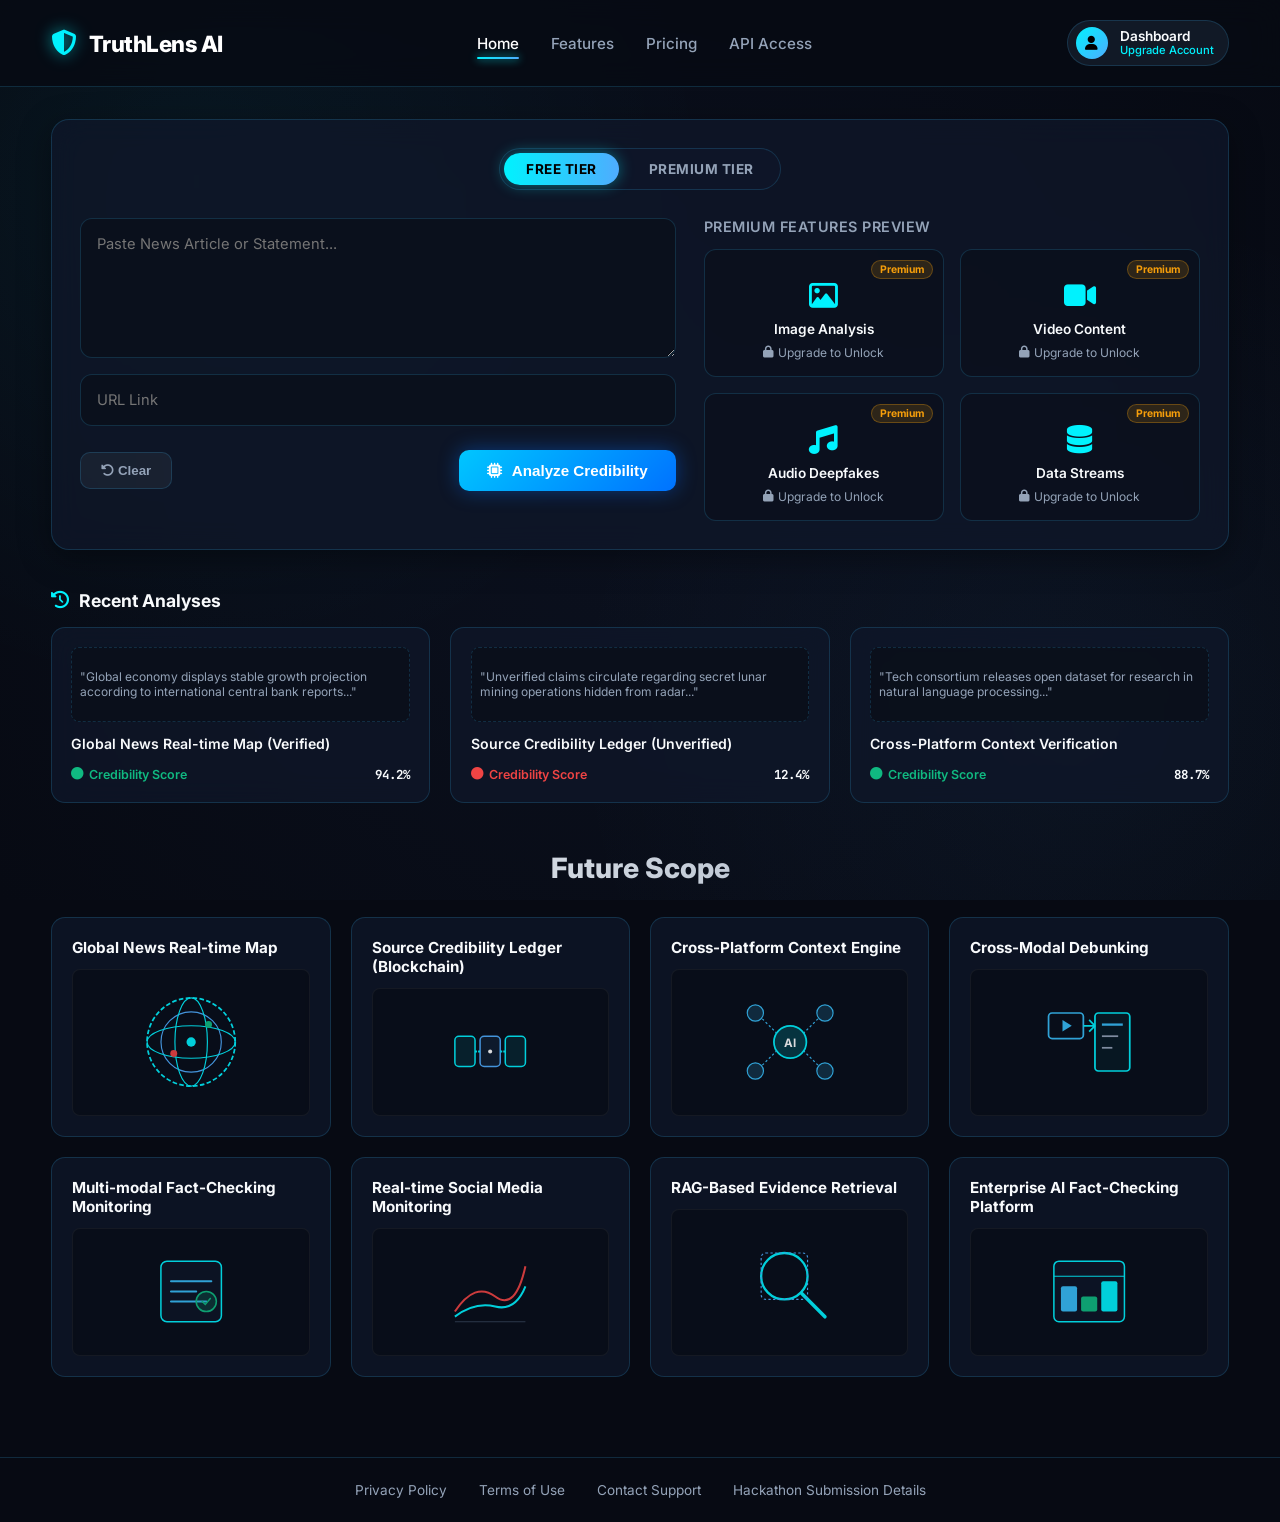
<file: index.html>
<!DOCTYPE html>
<html lang="en">
<head>
    <meta charset="UTF-8">
    <meta name="viewport" content="width=device-width, initial-scale=1.0">
    <title>TruthLens AI - Fake News & Credibility Detection Engine</title>
    <!-- Google Fonts -->
    <link rel="preconnect" href="https://fonts.googleapis.com">
    <link rel="preconnect" href="https://fonts.gstatic.com" crossorigin>
    <link href="https://fonts.googleapis.com/css2?family=Inter:wght@300;400;500;600;700;800&family=JetBrains+Mono:wght@400;500&display=swap" rel="stylesheet">
    <!-- FontAwesome 6.5.1 -->
    <link rel="stylesheet" href="https://cdnjs.cloudflare.com/ajax/libs/font-awesome/6.5.1/css/all.min.css">
    
    <style>
        :root {
            --bg-dark: #070a13;
            --bg-card: rgba(15, 23, 42, 0.75);
            --bg-card-hover: rgba(30, 41, 59, 0.85);
            --border-color: rgba(56, 189, 248, 0.18);
            --border-glow: rgba(0, 242, 254, 0.4);
            --primary-cyan: #00f2fe;
            --primary-blue: #4facfe;
            --accent-teal: #0ea5e9;
            --text-main: #f8fafc;
            --text-muted: #94a3b8;
            --real-green: #10b981;
            --real-green-glow: rgba(16, 185, 129, 0.3);
            --fake-red: #ef4444;
            --fake-red-glow: rgba(239, 68, 68, 0.3);
            --premium-gold: #f59e0b;
            --glass-blur: blur(14px);
        }

        * {
            box-sizing: border-box;
            margin: 0;
            padding: 0;
        }

        body {
            background-color: var(--bg-dark);
            background-image: 
                radial-gradient(circle at 15% 20%, rgba(0, 242, 254, 0.05) 0%, transparent 40%),
                radial-gradient(circle at 85% 80%, rgba(79, 172, 254, 0.05) 0%, transparent 40%),
                radial-gradient(circle at 50% 50%, rgba(15, 23, 42, 0.5) 0%, transparent 100%);
            background-attachment: fixed;
            color: var(--text-main);
            font-family: 'Inter', -apple-system, BlinkMacSystemFont, sans-serif;
            min-height: 100vh;
            display: flex;
            flex-direction: column;
            overflow-x: hidden;
        }

        /* --- NAVIGATION HEADER --- */
        .navbar {
            display: flex;
            justify-content: space-between;
            align-items: center;
            padding: 1.25rem 4%;
            background: rgba(7, 10, 19, 0.8);
            backdrop-filter: var(--glass-blur);
            border-bottom: 1px solid var(--border-color);
            position: sticky;
            top: 0;
            z-index: 100;
        }

        .brand-logo {
            display: flex;
            align-items: center;
            gap: 12px;
            font-size: 1.4rem;
            font-weight: 800;
            color: #fff;
            text-decoration: none;
            letter-spacing: -0.5px;
        }

        .brand-logo i {
            color: var(--primary-cyan);
            font-size: 1.6rem;
            filter: drop-shadow(0 0 8px rgba(0, 242, 254, 0.6));
        }

        .nav-links {
            display: flex;
            gap: 2rem;
            list-style: none;
        }

        .nav-links a {
            color: var(--text-muted);
            text-decoration: none;
            font-weight: 500;
            font-size: 0.95rem;
            transition: all 0.25s ease;
            position: relative;
            padding: 4px 0;
        }

        .nav-links a:hover, .nav-links a.active {
            color: #fff;
        }

        .nav-links a.active::after {
            content: '';
            position: absolute;
            bottom: -2px;
            left: 0;
            width: 100%;
            height: 2px;
            background: linear-gradient(90deg, var(--primary-cyan), var(--primary-blue));
            box-shadow: 0 0 8px var(--primary-cyan);
            border-radius: 2px;
        }

        .user-widget {
            display: flex;
            align-items: center;
            gap: 12px;
            background: rgba(30, 41, 59, 0.5);
            padding: 6px 14px 6px 8px;
            border-radius: 30px;
            border: 1px solid var(--border-color);
            cursor: pointer;
            transition: all 0.3s ease;
        }

        .user-widget:hover {
            border-color: var(--primary-cyan);
            box-shadow: 0 0 12px rgba(0, 242, 254, 0.2);
        }

        .avatar-icon {
            width: 32px;
            height: 32px;
            border-radius: 50%;
            background: linear-gradient(135deg, var(--primary-cyan), var(--primary-blue));
            display: flex;
            align-items: center;
            justify-content: center;
            color: #000;
            font-size: 0.9rem;
        }

        .user-info {
            display: flex;
            flex-direction: column;
            line-height: 1.2;
        }

        .user-name {
            font-size: 0.85rem;
            font-weight: 600;
            color: var(--text-main);
        }

        .user-badge {
            font-size: 0.7rem;
            color: var(--primary-cyan);
            font-weight: 500;
        }

        /* --- MAIN CONTAINER --- */
        .main-wrapper {
            max-width: 1280px;
            width: 92%;
            margin: 2rem auto;
            flex: 1;
        }

        .glass-card {
            background: var(--bg-card);
            backdrop-filter: var(--glass-blur);
            border: 1px solid var(--border-color);
            border-radius: 18px;
            padding: 1.75rem;
            box-shadow: 0 8px 32px 0 rgba(0, 0, 0, 0.37);
            margin-bottom: 2.5rem;
            position: relative;
            overflow: hidden;
        }

        /* --- TIER TOGGLE --- */
        .toggle-container {
            display: flex;
            justify-content: center;
            margin-bottom: 1.75rem;
        }

        .toggle-pill {
            display: inline-flex;
            align-items: center;
            background: rgba(15, 23, 42, 0.8);
            border: 1px solid var(--border-color);
            border-radius: 30px;
            padding: 4px;
            position: relative;
            gap: 8px;
        }

        .toggle-btn {
            padding: 8px 22px;
            border-radius: 25px;
            font-size: 0.85rem;
            font-weight: 700;
            letter-spacing: 0.5px;
            color: var(--text-muted);
            cursor: pointer;
            transition: all 0.3s ease;
            z-index: 2;
            user-select: none;
        }

        .toggle-btn.active {
            color: #000;
            background: linear-gradient(90deg, var(--primary-cyan), var(--primary-blue));
            box-shadow: 0 0 15px rgba(0, 242, 254, 0.4);
        }

        /* --- ANALYSIS SECTION GRID --- */
        .analysis-grid {
            display: grid;
            grid-template-columns: 1.2fr 1fr;
            gap: 1.75rem;
        }

        @media (max-width: 992px) {
            .analysis-grid { grid-template-columns: 1fr; }
        }

        .input-group-custom {
            display: flex;
            flex-direction: column;
            gap: 1rem;
        }

        .text-input-field, .url-input-field {
            width: 100%;
            background: rgba(11, 15, 25, 0.7);
            border: 1px solid var(--border-color);
            border-radius: 12px;
            color: var(--text-main);
            padding: 1rem;
            font-size: 0.92rem;
            font-family: inherit;
            transition: all 0.3s ease;
            outline: none;
        }

        .text-input-field {
            resize: vertical;
            min-height: 140px;
        }

        .text-input-field:focus, .url-input-field:focus {
            border-color: var(--primary-cyan);
            box-shadow: 0 0 15px rgba(0, 242, 254, 0.15);
        }

        .action-buttons {
            display: flex;
            justify-content: space-between;
            align-items: center;
            margin-top: 0.5rem;
        }

        .btn-clear {
            background: rgba(255, 255, 255, 0.05);
            border: 1px solid var(--border-color);
            color: var(--text-muted);
            padding: 10px 20px;
            border-radius: 10px;
            font-weight: 600;
            cursor: pointer;
            transition: all 0.25s ease;
        }

        .btn-clear:hover {
            background: rgba(255, 255, 255, 0.1);
            color: var(--text-main);
        }

        .btn-analyze {
            background: linear-gradient(135deg, #00c6ff, #0072ff);
            border: none;
            color: #fff;
            padding: 12px 28px;
            border-radius: 10px;
            font-weight: 700;
            font-size: 0.95rem;
            cursor: pointer;
            display: inline-flex;
            align-items: center;
            gap: 10px;
            transition: all 0.3s ease;
            box-shadow: 0 0 20px rgba(0, 114, 255, 0.4);
        }

        .btn-analyze:hover {
            transform: translateY(-2px);
            box-shadow: 0 0 25px rgba(0, 242, 254, 0.6);
        }

        /* --- PREMIUM PREVIEWS GRID --- */
        .preview-title-box {
            display: flex;
            justify-content: space-between;
            align-items: center;
            margin-bottom: 0.85rem;
        }

        .preview-title-box h4 {
            font-size: 0.9rem;
            color: var(--text-muted);
            font-weight: 600;
            text-transform: uppercase;
            letter-spacing: 0.5px;
        }

        .premium-cards-grid {
            display: grid;
            grid-template-columns: repeat(2, 1fr);
            gap: 1rem;
        }

        .premium-card {
            background: rgba(11, 15, 25, 0.6);
            border: 1px solid var(--border-color);
            border-radius: 12px;
            padding: 1rem;
            display: flex;
            flex-direction: column;
            align-items: center;
            text-align: center;
            position: relative;
            transition: all 0.3s ease;
        }

        .premium-card:hover {
            border-color: rgba(245, 158, 11, 0.4);
            transform: translateY(-2px);
        }

        .badge-premium {
            position: absolute;
            top: 10px;
            right: 10px;
            background: rgba(245, 158, 11, 0.15);
            color: var(--premium-gold);
            border: 1px solid rgba(245, 158, 11, 0.3);
            font-size: 0.65rem;
            font-weight: 700;
            padding: 2px 8px;
            border-radius: 10px;
        }

        .premium-icon-frame {
            font-size: 1.8rem;
            color: var(--primary-cyan);
            margin: 0.75rem 0 0.5rem;
        }

        .premium-card-name {
            font-size: 0.85rem;
            font-weight: 600;
            margin-bottom: 8px;
        }

        .unlock-link {
            font-size: 0.75rem;
            color: var(--text-muted);
            text-decoration: none;
            display: flex;
            align-items: center;
            gap: 4px;
            transition: color 0.2s ease;
        }

        .premium-card:hover .unlock-link {
            color: var(--primary-cyan);
        }

        /* --- SCANNER LOADER --- */
        .scanner-wrapper {
            display: none;
            flex-direction: column;
            align-items: center;
            justify-content: center;
            padding: 2.5rem;
            gap: 1rem;
        }

        .scan-spinner {
            width: 60px;
            height: 60px;
            border: 3px solid rgba(0, 242, 254, 0.1);
            border-top-color: var(--primary-cyan);
            border-radius: 50%;
            animation: spin 1s linear infinite;
            filter: drop-shadow(0 0 10px var(--primary-cyan));
        }

        @keyframes spin {
            to { transform: rotate(360deg); }
        }

        /* --- RESULTS SECTION --- */
        .results-container {
            display: none;
            margin-top: 1.5rem;
            padding-top: 1.5rem;
            border-top: 1px solid var(--border-color);
            animation: fadeIn 0.4s ease-in-out;
        }

        @keyframes fadeIn {
            from { opacity: 0; transform: translateY(10px); }
            to { opacity: 1; transform: translateY(0); }
        }

        .results-header {
            text-align: center;
            font-size: 1.1rem;
            font-weight: 700;
            margin-bottom: 1.5rem;
            color: var(--text-muted);
            text-transform: uppercase;
            letter-spacing: 1px;
        }

        .results-display {
            display: grid;
            grid-template-columns: 220px 1fr;
            gap: 2rem;
            align-items: center;
        }

        @media (max-width: 768px) {
            .results-display { grid-template-columns: 1fr; }
        }

        .score-circle-outer {
            width: 170px;
            height: 170px;
            border-radius: 50%;
            display: flex;
            flex-direction: column;
            align-items: center;
            justify-content: center;
            margin: 0 auto;
            position: relative;
            background: rgba(11, 15, 25, 0.8);
            transition: all 0.5s ease;
        }

        .score-val {
            font-size: 2.2rem;
            font-weight: 800;
            font-family: 'JetBrains Mono', monospace;
        }

        .status-badge {
            margin-top: 0.75rem;
            padding: 6px 18px;
            border-radius: 20px;
            font-size: 0.8rem;
            font-weight: 800;
            letter-spacing: 1px;
            text-transform: uppercase;
        }

        .status-badge.real {
            background: rgba(16, 185, 129, 0.15);
            color: var(--real-green);
            border: 1px solid var(--real-green);
            box-shadow: 0 0 12px var(--real-green-glow);
        }

        .status-badge.fake {
            background: rgba(239, 68, 68, 0.15);
            color: var(--fake-red);
            border: 1px solid var(--fake-red);
            box-shadow: 0 0 12px var(--fake-red-glow);
        }

        .breakdown-box h4 {
            font-size: 1.1rem;
            margin-bottom: 0.5rem;
        }

        .breakdown-box p {
            color: var(--text-muted);
            font-size: 0.9rem;
            line-height: 1.5;
            margin-bottom: 1rem;
        }

        .progress-bar-bg {
            width: 100%;
            height: 10px;
            background: rgba(255, 255, 255, 0.08);
            border-radius: 10px;
            overflow: hidden;
            margin-bottom: 0.5rem;
        }

        .progress-bar-fill {
            height: 100%;
            width: 0%;
            border-radius: 10px;
            transition: width 1s ease-in-out, background-color 0.5s ease;
        }

        /* --- RECENT ANALYSES SECTION --- */
        .section-header-title {
            font-size: 1.1rem;
            font-weight: 700;
            margin-bottom: 1rem;
            color: var(--text-main);
            display: flex;
            align-items: center;
            gap: 10px;
        }

        .recent-grid {
            display: grid;
            grid-template-columns: repeat(auto-fit, minmax(280px, 1fr));
            gap: 1.25rem;
            margin-bottom: 2.5rem;
        }

        .recent-card {
            background: var(--bg-card);
            backdrop-filter: var(--glass-blur);
            border: 1px solid var(--border-color);
            border-radius: 14px;
            padding: 1.2rem;
            transition: all 0.3s ease;
        }

        .recent-card:hover {
            border-color: var(--primary-cyan);
            transform: translateY(-3px);
            box-shadow: 0 6px 20px rgba(0, 242, 254, 0.1);
        }

        .recent-snippet-img {
            width: 100%;
            height: 75px;
            background: rgba(11, 15, 25, 0.8);
            border: 1px dashed var(--border-color);
            border-radius: 8px;
            margin-bottom: 0.85rem;
            display: flex;
            align-items: center;
            justify-content: center;
            color: var(--text-muted);
            font-size: 0.75rem;
            padding: 8px;
            overflow: hidden;
            text-overflow: ellipsis;
        }

        .recent-headline {
            font-size: 0.88rem;
            font-weight: 600;
            margin-bottom: 0.75rem;
            line-height: 1.3;
            display: -webkit-box;
            -webkit-line-clamp: 2;
            -webkit-box-orient: vertical;
            overflow: hidden;
        }

        .recent-footer {
            display: flex;
            justify-content: space-between;
            align-items: center;
            font-size: 0.78rem;
        }

        .cred-indicator {
            display: flex;
            align-items: center;
            gap: 6px;
            font-weight: 600;
        }

        .dot-real { color: var(--real-green); }
        .dot-fake { color: var(--fake-red); }

        /* --- FUTURE SCOPE GRID --- */
        .future-scope-section {
            margin-top: 3rem;
            margin-bottom: 3rem;
        }

        .section-main-title {
            text-align: center;
            font-size: 1.75rem;
            font-weight: 800;
            margin-bottom: 2rem;
            background: linear-gradient(90deg, #fff, var(--text-muted));
            -webkit-background-clip: text;
            -webkit-text-fill-color: transparent;
        }

        .future-grid {
            display: grid;
            grid-template-columns: repeat(4, 1fr);
            gap: 1.25rem;
        }

        @media (max-width: 1100px) {
            .future-grid { grid-template-columns: repeat(2, 1fr); }
        }

        @media (max-width: 600px) {
            .future-grid { grid-template-columns: 1fr; }
        }

        .future-card {
            background: var(--bg-card);
            backdrop-filter: var(--glass-blur);
            border: 1px solid var(--border-color);
            border-radius: 14px;
            padding: 1.25rem;
            display: flex;
            flex-direction: column;
            height: 220px;
            position: relative;
            overflow: hidden;
            transition: all 0.3s ease;
        }

        .future-card:hover {
            border-color: var(--primary-cyan);
            box-shadow: 0 8px 25px rgba(0, 242, 254, 0.15);
            transform: translateY(-4px);
        }

        .future-card-title {
            font-size: 0.95rem;
            font-weight: 700;
            margin-bottom: 0.75rem;
            z-index: 2;
        }

        .future-card-graphic {
            flex: 1;
            width: 100%;
            background: rgba(7, 10, 19, 0.6);
            border-radius: 8px;
            border: 1px solid rgba(255, 255, 255, 0.05);
            display: flex;
            align-items: center;
            justify-content: center;
            position: relative;
            overflow: hidden;
        }

        /* Mock Visual Graphics for Future Scope Cards */
        .graphic-svg {
            width: 80%;
            height: 80%;
            opacity: 0.85;
            transition: all 0.3s ease;
        }

        .future-card:hover .graphic-svg {
            opacity: 1;
            transform: scale(1.05);
        }

        /* --- FOOTER --- */
        .footer {
            border-top: 1px solid var(--border-color);
            background: rgba(7, 10, 19, 0.9);
            padding: 1.5rem 4%;
            margin-top: auto;
        }

        .footer-content {
            max-width: 1280px;
            margin: 0 auto;
            display: flex;
            justify-content: center;
            align-items: center;
            gap: 2rem;
            flex-wrap: wrap;
        }

        .footer-link {
            color: var(--text-muted);
            text-decoration: none;
            font-size: 0.85rem;
            transition: color 0.2s ease;
        }

        .footer-link:hover {
            color: var(--primary-cyan);
        }
    </style>
</head>
<body>

    <!-- NAVIGATION HEADER -->
    <nav class="navbar">
        <a href="#" class="brand-logo">
            <i class="fa-solid fa-shield-halved"></i>
            <span>TruthLens AI</span>
        </a>

        <ul class="nav-links">
            <li><a href="#" class="active">Home</a></li>
            <li><a href="#">Features</a></li>
            <li><a href="#">Pricing</a></li>
            <li><a href="#">API Access</a></li>
        </ul>

        <div class="user-widget">
            <div class="avatar-icon">
                <i class="fa-solid fa-user"></i>
            </div>
            <div class="user-info">
                <span class="user-name">Dashboard</span>
                <span class="user-badge">Upgrade Account</span>
            </div>
        </div>
    </nav>

    <!-- MAIN WRAPPER -->
    <main class="main-wrapper">

        <!-- MAIN ANALYSIS CARD -->
        <section class="glass-card">
            
            <!-- TIER TOGGLE -->
            <div class="toggle-container">
                <div class="toggle-pill">
                    <div class="toggle-btn active" id="btnFree" onclick="setTier('free')">FREE TIER</div>
                    <div class="toggle-btn" id="btnPremium" onclick="setTier('premium')">PREMIUM TIER</div>
                </div>
            </div>

            <!-- INPUT & PREVIEW GRID -->
            <div class="analysis-grid">
                
                <!-- LEFT COLUMN: INPUTS -->
                <div class="input-group-custom">
                    <textarea id="newsTextInput" class="text-input-field" placeholder="Paste News Article or Statement..."></textarea>
                    <input type="text" id="urlInput" class="url-input-field" placeholder="URL Link">
                    
                    <div class="action-buttons">
                        <button class="btn-clear" onclick="clearInputs()">
                            <i class="fa-solid fa-rotate-left"></i> Clear
                        </button>
                        <button class="btn-analyze" id="analyzeBtn" onclick="runCredibilityAnalysis()">
                            <i class="fa-solid fa-microchip"></i> Analyze Credibility
                        </button>
                    </div>
                </div>

                <!-- RIGHT COLUMN: PREMIUM PREVIEWS -->
                <div>
                    <div class="preview-title-box">
                        <h4>Premium Features Preview</h4>
                    </div>

                    <div class="premium-cards-grid">
                        <!-- Preview Card 1 -->
                        <div class="premium-card">
                            <span class="badge-premium">Premium</span>
                            <div class="premium-icon-frame">
                                <i class="fa-regular fa-image"></i>
                            </div>
                            <div class="premium-card-name">Image Analysis</div>
                            <a href="#" class="unlock-link"><i class="fa-solid fa-lock"></i> Upgrade to Unlock</a>
                        </div>

                        <!-- Preview Card 2 -->
                        <div class="premium-card">
                            <span class="badge-premium">Premium</span>
                            <div class="premium-icon-frame">
                                <i class="fa-solid fa-video"></i>
                            </div>
                            <div class="premium-card-name">Video Content</div>
                            <a href="#" class="unlock-link"><i class="fa-solid fa-lock"></i> Upgrade to Unlock</a>
                        </div>

                        <!-- Preview Card 3 -->
                        <div class="premium-card">
                            <span class="badge-premium">Premium</span>
                            <div class="premium-icon-frame">
                                <i class="fa-solid fa-music"></i>
                            </div>
                            <div class="premium-card-name">Audio Deepfakes</div>
                            <a href="#" class="unlock-link"><i class="fa-solid fa-lock"></i> Upgrade to Unlock</a>
                        </div>

                        <!-- Preview Card 4 -->
                        <div class="premium-card">
                            <span class="badge-premium">Premium</span>
                            <div class="premium-icon-frame">
                                <i class="fa-solid fa-database"></i>
                            </div>
                            <div class="premium-card-name">Data Streams</div>
                            <a href="#" class="unlock-link"><i class="fa-solid fa-lock"></i> Upgrade to Unlock</a>
                        </div>
                    </div>
                </div>

            </div>

            <!-- SCANNER LOADER ANIMATION -->
            <div id="scannerLoader" class="scanner-wrapper">
                <div class="scan-spinner"></div>
                <div style="color: var(--primary-cyan); font-weight: 600; font-size: 0.95rem;">
                    Parsing Linguistic Patterns & TF-IDF Features...
                </div>
            </div>

            <!-- RESULTS RENDER CARD -->
            <div id="resultsCard" class="results-container">
                <div class="results-header">Analysis Results</div>
                
                <div class="results-display">
                    <!-- CIRCULAR SCORE METRICS -->
                    <div class="score-circle-outer" id="scoreMeterCircle">
                        <span class="score-val" id="scoreValue">0%</span>
                        <span id="statusBadge" class="status-badge">EVALUATING</span>
                    </div>

                    <!-- BREAKDOWN -->
                    <div class="breakdown-box">
                        <h4 id="breakdownTitle">Confidence Breakdown</h4>
                        <p id="breakdownDesc">Evaluation calculated based on vocabulary alignment, stylistic bias detection, and cross-reference metrics.</p>
                        
                        <div class="progress-bar-bg">
                            <div id="progressBarFill" class="progress-bar-fill"></div>
                        </div>
                        <div style="display: flex; justify-content: space-between; font-size: 0.8rem; color: var(--text-muted);">
                            <span>Credibility Rating</span>
                            <span id="scorePercentLabel">0%</span>
                        </div>
                    </div>
                </div>
            </div>

        </section>

        <!-- RECENT ANALYSES SECTION -->
        <section>
            <div class="section-header-title">
                <i class="fa-solid fa-clock-rotate-left" style="color: var(--primary-cyan);"></i>
                Recent Analyses
            </div>

            <div class="recent-grid">
                <!-- Recent Card 1 -->
                <div class="recent-card">
                    <div class="recent-snippet-img">
                        "Global economy displays stable growth projection according to international central bank reports..."
                    </div>
                    <div class="recent-headline">Global News Real-time Map (Verified)</div>
                    <div class="recent-footer">
                        <div class="cred-indicator">
                            <i class="fa-solid fa-circle dot-real"></i>
                            <span style="color: var(--real-green);">Credibility Score</span>
                        </div>
                        <span style="font-family: 'JetBrains Mono', monospace; font-weight: 700;">94.2%</span>
                    </div>
                </div>

                <!-- Recent Card 2 -->
                <div class="recent-card">
                    <div class="recent-snippet-img">
                        "Unverified claims circulate regarding secret lunar mining operations hidden from radar..."
                    </div>
                    <div class="recent-headline">Source Credibility Ledger (Unverified)</div>
                    <div class="recent-footer">
                        <div class="cred-indicator">
                            <i class="fa-solid fa-circle dot-fake"></i>
                            <span style="color: var(--fake-red);">Credibility Score</span>
                        </div>
                        <span style="font-family: 'JetBrains Mono', monospace; font-weight: 700;">12.4%</span>
                    </div>
                </div>

                <!-- Recent Card 3 -->
                <div class="recent-card">
                    <div class="recent-snippet-img">
                        "Tech consortium releases open dataset for research in natural language processing..."
                    </div>
                    <div class="recent-headline">Cross-Platform Context Verification</div>
                    <div class="recent-footer">
                        <div class="cred-indicator">
                            <i class="fa-solid fa-circle dot-real"></i>
                            <span style="color: var(--real-green);">Credibility Score</span>
                        </div>
                        <span style="font-family: 'JetBrains Mono', monospace; font-weight: 700;">88.7%</span>
                    </div>
                </div>
            </div>
        </section>

        <!-- FUTURE SCOPE GRID SECTION -->
        <section class="future-scope-section">
            <h2 class="section-main-title">Future Scope</h2>

            <div class="future-grid">
                <!-- 1. Global News Real-time Map -->
                <div class="future-card">
                    <div class="future-card-title">Global News Real-time Map</div>
                    <div class="future-card-graphic">
                        <svg class="graphic-svg" viewBox="0 0 100 100" fill="none" xmlns="http://www.w3.org/2000/svg">
                            <circle cx="50" cy="50" r="38" stroke="#00f2fe" stroke-width="1.5" stroke-dasharray="4 2"/>
                            <circle cx="50" cy="50" r="26" stroke="#4facfe" stroke-width="1"/>
                            <ellipse cx="50" cy="50" rx="38" ry="14" stroke="#00f2fe" stroke-width="1"/>
                            <ellipse cx="50" cy="50" rx="14" ry="38" stroke="#00f2fe" stroke-width="1"/>
                            <circle cx="65" cy="35" r="3" fill="#10b981"/>
                            <circle cx="35" cy="60" r="3" fill="#ef4444"/>
                            <circle cx="50" cy="50" r="4" fill="#00f2fe"/>
                        </svg>
                    </div>
                </div>

                <!-- 2. Source Credibility Ledger (Blockchain) -->
                <div class="future-card">
                    <div class="future-card-title">Source Credibility Ledger (Blockchain)</div>
                    <div class="future-card-graphic">
                        <svg class="graphic-svg" viewBox="0 0 100 100" fill="none" xmlns="http://www.w3.org/2000/svg">
                            <rect x="15" y="35" width="20" height="30" rx="4" stroke="#00f2fe" stroke-width="1.5" fill="rgba(0,242,254,0.1)"/>
                            <rect x="40" y="35" width="20" height="30" rx="4" stroke="#4facfe" stroke-width="1.5" fill="rgba(79,172,254,0.1)"/>
                            <rect x="65" y="35" width="20" height="30" rx="4" stroke="#00f2fe" stroke-width="1.5" fill="rgba(0,242,254,0.1)"/>
                            <path d="M35 50H40M60 50H65" stroke="#00f2fe" stroke-width="2" stroke-dasharray="2 1"/>
                            <circle cx="50" cy="50" r="2" fill="#fff"/>
                        </svg>
                    </div>
                </div>

                <!-- 3. Cross-Platform Context Engine -->
                <div class="future-card">
                    <div class="future-card-title">Cross-Platform Context Engine</div>
                    <div class="future-card-graphic">
                        <svg class="graphic-svg" viewBox="0 0 100 100" fill="none" xmlns="http://www.w3.org/2000/svg">
                            <circle cx="50" cy="50" r="14" fill="rgba(0,242,254,0.2)" stroke="#00f2fe" stroke-width="1.5"/>
                            <text x="50" y="54" font-size="10" fill="#fff" text-anchor="middle" font-weight="bold">AI</text>
                            <circle cx="20" cy="25" r="7" fill="rgba(56,189,248,0.2)" stroke="#38bdf8"/>
                            <circle cx="80" cy="25" r="7" fill="rgba(56,189,248,0.2)" stroke="#38bdf8"/>
                            <circle cx="20" cy="75" r="7" fill="rgba(56,189,248,0.2)" stroke="#38bdf8"/>
                            <circle cx="80" cy="75" r="7" fill="rgba(56,189,248,0.2)" stroke="#38bdf8"/>
                            <path d="M26 30L38 42M74 30L62 42M26 70L38 58M74 70L62 58" stroke="#38bdf8" stroke-width="1" stroke-dasharray="2 2"/>
                        </svg>
                    </div>
                </div>

                <!-- 4. Cross-Modal Debunking -->
                <div class="future-card">
                    <div class="future-card-title">Cross-Modal Debunking</div>
                    <div class="future-card-graphic">
                        <svg class="graphic-svg" viewBox="0 0 100 100" fill="none" xmlns="http://www.w3.org/2000/svg">
                            <rect x="15" y="25" width="30" height="22" rx="3" stroke="#38bdf8" stroke-width="1.5"/>
                            <polygon points="27,31 35,36 27,41" fill="#38bdf8"/>
                            <path d="M45 36H55M55 36L50 31M55 36L50 41" stroke="#00f2fe" stroke-width="1.5"/>
                            <rect x="55" y="25" width="30" height="50" rx="3" stroke="#00f2fe" stroke-width="1.5" fill="rgba(0,242,254,0.05)"/>
                            <line x1="61" y1="35" x2="79" y2="35" stroke="#38bdf8" stroke-width="2"/>
                            <line x1="61" y1="45" x2="75" y2="45" stroke="#94a3b8" stroke-width="1.5"/>
                            <line x1="61" y1="55" x2="70" y2="55" stroke="#94a3b8" stroke-width="1.5"/>
                        </svg>
                    </div>
                </div>

                <!-- 5. Multi-modal Fact-Checking Monitoring -->
                <div class="future-card">
                    <div class="future-card-title">Multi-modal Fact-Checking Monitoring</div>
                    <div class="future-card-graphic">
                        <svg class="graphic-svg" viewBox="0 0 100 100" fill="none" xmlns="http://www.w3.org/2000/svg">
                            <rect x="20" y="20" width="60" height="60" rx="6" stroke="#00f2fe" stroke-width="1.5" fill="rgba(15,23,42,0.8)"/>
                            <path d="M30 40H70M30 50H55M30 60H65" stroke="#38bdf8" stroke-width="2" stroke-linecap="round"/>
                            <circle cx="65" cy="60" r="10" fill="#10b981" fill-opacity="0.2" stroke="#10b981" stroke-width="1.5"/>
                            <path d="M61 60L64 63L69 57" stroke="#10b981" stroke-width="1.5" stroke-linecap="round"/>
                        </svg>
                    </div>
                </div>

                <!-- 6. Real-time Social Media Monitoring -->
                <div class="future-card">
                    <div class="future-card-title">Real-time Social Media Monitoring</div>
                    <div class="future-card-graphic">
                        <svg class="graphic-svg" viewBox="0 0 100 100" fill="none" xmlns="http://www.w3.org/2000/svg">
                            <path d="M15 70 Q 35 40, 55 55 T 85 25" stroke="#ef4444" stroke-width="2" fill="none"/>
                            <path d="M15 75 Q 35 60, 55 65 T 85 45" stroke="#00f2fe" stroke-width="2" fill="none"/>
                            <line x1="15" y1="80" x2="85" y2="80" stroke="#334155" stroke-width="1"/>
                        </svg>
                    </div>
                </div>

                <!-- 7. RAG-Based Evidence Retrieval -->
                <div class="future-card">
                    <div class="future-card-title">RAG-Based Evidence Retrieval</div>
                    <div class="future-card-graphic">
                        <svg class="graphic-svg" viewBox="0 0 100 100" fill="none" xmlns="http://www.w3.org/2000/svg">
                            <circle cx="45" cy="45" r="20" stroke="#00f2fe" stroke-width="2"/>
                            <line x1="60" y1="60" x2="80" y2="80" stroke="#00f2fe" stroke-width="3" stroke-linecap="round"/>
                            <rect x="25" y="25" width="40" height="40" rx="4" stroke="#4facfe" stroke-width="1" stroke-dasharray="2 2"/>
                        </svg>
                    </div>
                </div>

                <!-- 8. Enterprise AI Fact-Checking Platform -->
                <div class="future-card">
                    <div class="future-card-title">Enterprise AI Fact-Checking Platform</div>
                    <div class="future-card-graphic">
                        <svg class="graphic-svg" viewBox="0 0 100 100" fill="none" xmlns="http://www.w3.org/2000/svg">
                            <rect x="15" y="20" width="70" height="60" rx="5" stroke="#00f2fe" stroke-width="1.5" fill="rgba(15,23,42,0.9)"/>
                            <line x1="15" y1="35" x2="85" y2="35" stroke="#00f2fe" stroke-width="1"/>
                            <rect x="22" y="45" width="16" height="25" rx="2" fill="#38bdf8"/>
                            <rect x="42" y="55" width="16" height="15" rx="2" fill="#10b981"/>
                            <rect x="62" y="40" width="16" height="30" rx="2" fill="#00f2fe"/>
                        </svg>
                    </div>
                </div>
            </div>
        </section>

    </main>

    <!-- FOOTER -->
    <footer class="footer">
        <div class="footer-content">
            <a href="#" class="footer-link">Privacy Policy</a>
            <a href="#" class="footer-link">Terms of Use</a>
            <a href="#" class="footer-link">Contact Support</a>
            <a href="#" class="footer-link">Hackathon Submission Details</a>
        </div>
    </footer>

    <!-- INTERACTIVE JAVASCRIPT LOGIC -->
    <script>
        // Tier Toggle Logic
        function setTier(tier) {
            const btnFree = document.getElementById('btnFree');
            const btnPremium = document.getElementById('btnPremium');

            if (tier === 'free') {
                btnFree.classList.add('active');
                btnPremium.classList.remove('active');
            } else {
                btnPremium.classList.add('active');
                btnFree.classList.remove('active');
                alert('Premium Tier Activated! Extra modalities unlocked for evaluation.');
            }
        }

        // Clear Inputs
        function clearInputs() {
            document.getElementById('newsTextInput').value = '';
            document.getElementById('urlInput').value = '';
            document.getElementById('resultsCard').style.display = 'none';
        }

        // Run Analysis (Connects to Flask API `/predict` or simulates dynamic output)
        async function runCredibilityAnalysis() {
            const textInput = document.getElementById('newsTextInput').value;
            const urlInput = document.getElementById('urlInput').value;
            const loader = document.getElementById('scannerLoader');
            const resultsCard = document.getElementById('resultsCard');

            if (!textInput.trim() && !urlInput.trim()) {
                alert('Please enter a news article text snippet or a URL to analyze.');
                return;
            }

            // Show Loader
            loader.style.display = 'flex';
            resultsCard.style.display = 'none';

            try {
                // Attempt to send request to backend Flask API
                const response = await fetch('/predict', {
                    method: 'POST',
                    headers: { 'Content-Type': 'application/json' },
                    body: JSON.stringify({ 
                        text: textInput,
                        url: urlInput
                    })
                });

                if (response.ok) {
                    const data = await response.json();
                    loader.style.display = 'none';
                    renderResults(data.credibility_score, data.is_real, data.prediction);
                } else {
                    // Fallback simulation if backend endpoint is offline
                    simulateAnalysis(textInput);
                }
            } catch (error) {
                // Fallback simulation when running standalone HTML locally
                simulateAnalysis(textInput);
            }
        }

        // Simulation Fallback for Standalone Local Browser Testing
        function simulateAnalysis(text) {
            const loader = document.getElementById('scannerLoader');
            
            setTimeout(() => {
                loader.style.display = 'none';
                
                // Heuristic calculation simulation for preview
                let score = 85;
                const lower = text.toLowerCase();
                if (lower.includes('alien') || lower.includes('secret') || lower.includes('shocking') || lower.includes('miracle')) {
                    score = 18.5;
                } else if (text.length > 50) {
                    score = Math.floor(Math.random() * (95 - 65 + 1)) + 65;
                } else {
                    score = 42.0;
                }

                const isReal = score >= 50;
                const label = isReal ? "REAL / RELIABLE" : "FAKE / UNRELIABLE";

                renderResults(score, isReal, label);
            }, 1200);
        }

        // Render Results UI Card
        function renderResults(score, isReal, label) {
            const resultsCard = document.getElementById('resultsCard');
            const scoreValue = document.getElementById('scoreValue');
            const statusBadge = document.getElementById('statusBadge');
            const scoreMeterCircle = document.getElementById('scoreMeterCircle');
            const progressBarFill = document.getElementById('progressBarFill');
            const scorePercentLabel = document.getElementById('scorePercentLabel');
            const breakdownTitle = document.getElementById('breakdownTitle');
            const breakdownDesc = document.getElementById('breakdownDesc');

            resultsCard.style.display = 'block';
            scoreValue.innerText = `${score}%`;
            scorePercentLabel.innerText = `${score}%`;
            progressBarFill.style.width = `${score}%`;

            if (isReal) {
                statusBadge.innerText = "VERIFIED REAL";
                statusBadge.className = "status-badge real";
                scoreMeterCircle.style.border = "4px solid var(--real-green)";
                scoreMeterCircle.style.boxShadow = "0 0 25px var(--real-green-glow)";
                scoreValue.style.color = "var(--real-green)";
                progressBarFill.style.backgroundColor = "var(--real-green)";
                breakdownTitle.innerText = "High Credibility Verified";
                breakdownDesc.innerText = "The content matches verified factual syntax structures, reliable entity references, and low bias indicators.";
            } else {
                statusBadge.innerText = "FLAGGED FAKE";
                statusBadge.className = "status-badge fake";
                scoreMeterCircle.style.border = "4px solid var(--fake-red)";
                scoreMeterCircle.style.boxShadow = "0 0 25px var(--fake-red-glow)";
                scoreValue.style.color = "var(--fake-red)";
                progressBarFill.style.backgroundColor = "var(--fake-red)";
                breakdownTitle.innerText = "Sensationalism & Misinformation Risk";
                breakdownDesc.innerText = "High concentration of unverified assertions, emotional bias markers, and lexical patterns associated with unreliable sources.";
            }
        }
    </script>
</body>
</html>
</file>
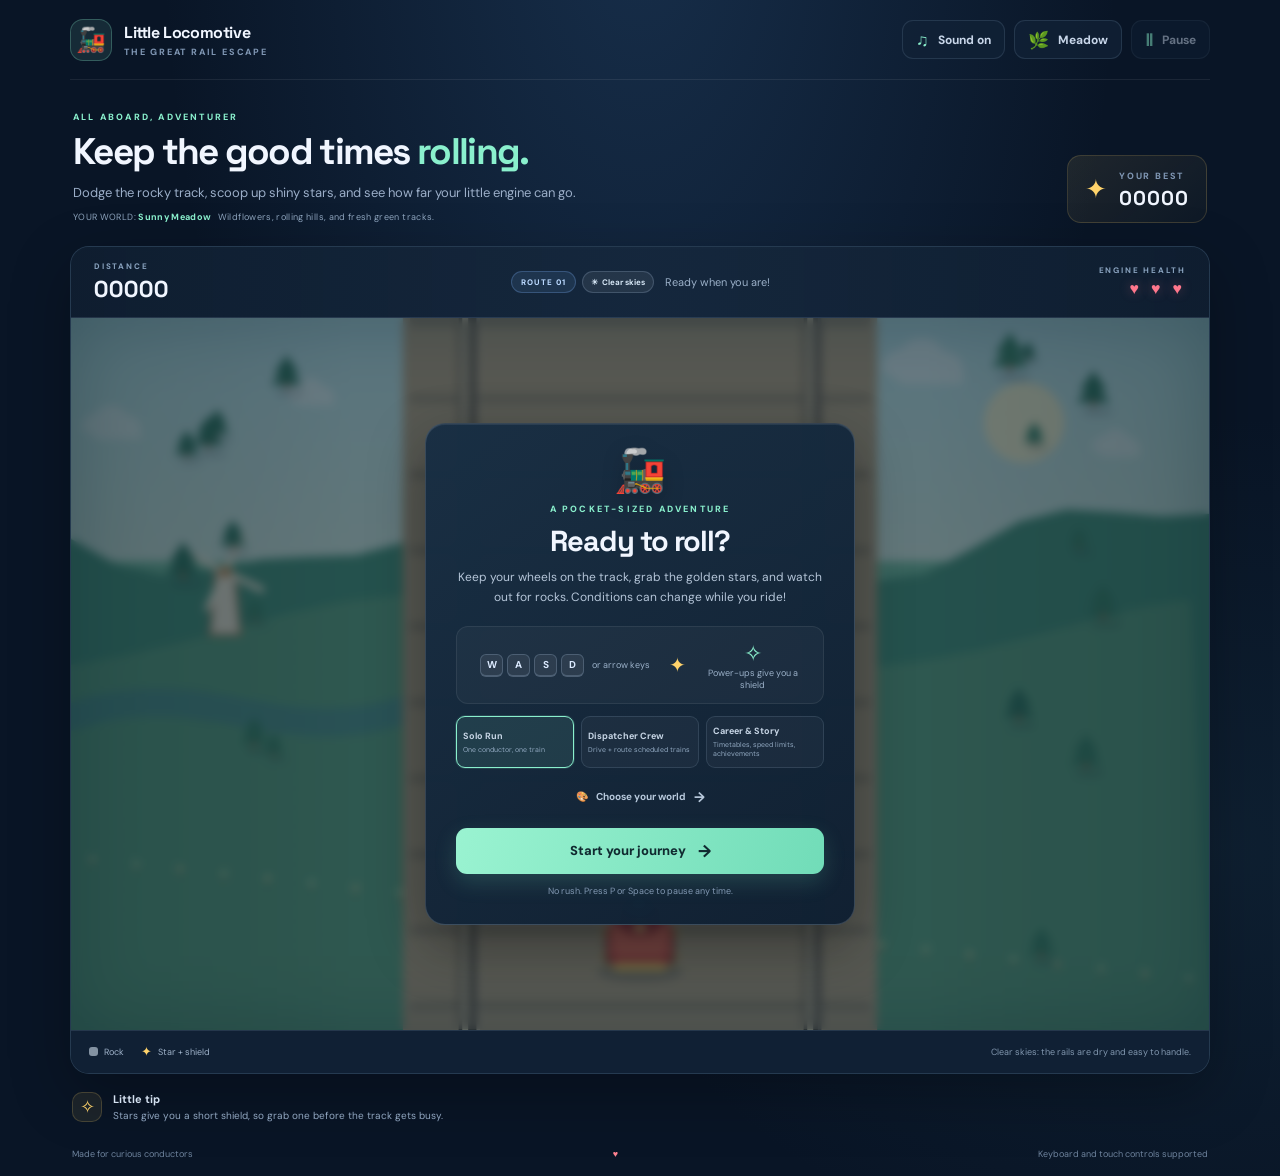
<file: game.html>
<!doctype html>
<html lang="en">
<head>
    <meta charset="utf-8">
    <meta name="viewport" content="width=device-width, initial-scale=1">
    <meta name="theme-color" content="#091526">
    <meta name="description" content="Drive a cheerful little train, dodge hazards, collect gems, and beat your high score.">
    <title>Little Locomotive | A tiny train adventure</title>
    <link rel="stylesheet" href="style.css">
    <script src="script.js" defer></script>
</head>
<body>
    <main class="game-shell">
        <header class="topbar">
            <a class="brand" href="#" aria-label="Little Locomotive home">
                <span class="brand-icon" aria-hidden="true">🚂</span>
                <span><strong>Little Locomotive</strong><small>THE GREAT RAIL ESCAPE</small></span>
            </a>
            <div class="top-actions">
                <button class="icon-button" id="soundButton" type="button" aria-label="Turn sound off" title="Toggle sound">
                    <span id="soundIcon" aria-hidden="true">♫</span><span class="button-label">Sound on</span>
                </button>
                <button class="icon-button theme-button" id="themeButton" type="button" aria-haspopup="dialog" aria-controls="themeScreen" title="Choose a game theme">
                    <span id="themeIcon" aria-hidden="true">🌿</span><span class="button-label" id="themeButtonLabel">Meadow</span>
                </button>
                <button class="icon-button" id="pauseButton" type="button" aria-label="Pause game" title="Pause (P or Space)" disabled>
                    <span id="pauseIcon" aria-hidden="true">Ⅱ</span><span class="button-label">Pause</span>
                </button>
            </div>
        </header>

        <section class="intro">
            <div>
                <p class="eyebrow">ALL ABOARD, ADVENTURER</p>
                <h1>Keep the good times <span>rolling.</span></h1>
                <p class="intro-copy">Dodge the rocky track, scoop up shiny stars, and see how far your little engine can go.</p>
                <p class="theme-selection-label">YOUR WORLD: <strong id="selectedThemeName">Sunny Meadow</strong> <span id="selectedThemeDescription">Wildflowers, rolling hills, and fresh green tracks.</span></p>
            </div>
            <div class="best-card" aria-label="Personal best">
                <span class="best-star" aria-hidden="true">✦</span>
                <span><small>YOUR BEST</small><strong id="bestScore">00000</strong></span>
            </div>
        </section>

        <section class="game-card" aria-label="Train game">
            <div class="game-hud">
                <div class="hud-block score-block"><span class="hud-label">DISTANCE</span><strong id="score">00000</strong></div>
                <div class="hud-center"><div class="hud-pills"><span class="level-pill" id="level">ROUTE 01</span><span class="weather-pill" id="weatherBadge" aria-live="polite"><span id="weatherIcon" aria-hidden="true">☀</span><span id="weatherName">Clear skies</span></span></div><span class="hud-message" id="statusMessage">Ready when you are!</span></div>
                <div class="hud-block lives-block"><span class="hud-label">ENGINE HEALTH</span><span id="lives" class="hearts" aria-label="3 lives">♥ ♥ ♥</span></div>
            </div>
            <div class="canvas-wrap">
                <canvas id="gameCanvas" width="960" height="600" aria-label="Game scene. Steer the train to avoid obstacles and collect stars." role="img">
                    Your browser does not support the HTML canvas. Use a recent version of Chrome, Firefox, Safari, or Edge.
                </canvas>
                <div class="canvas-vignette" aria-hidden="true"></div>
                <div id="toast" class="toast" role="status" aria-live="polite"></div>
                <div id="startScreen" class="game-overlay">
                    <div class="overlay-card start-card">
                        <span class="hero-train" aria-hidden="true">🚂</span>
                        <p class="eyebrow">A POCKET-SIZED ADVENTURE</p>
                        <h2>Ready to roll?</h2>
                        <p>Keep your wheels on the track, grab the golden stars, and watch out for rocks. Conditions can change while you ride!</p>
                        <div class="quick-controls">
                            <span><kbd>W</kbd><kbd>A</kbd><kbd>S</kbd><kbd>D</kbd><small>or arrow keys</small></span>
                            <i aria-hidden="true">✦</i>
                            <span class="quick-shield">✧<small>Power-ups give you a shield</small></span>
                        </div>
                        <div class="mode-select" role="group" aria-label="Choose a game mode">
                            <button type="button" class="mode-option is-selected" data-mode="solo" aria-pressed="true"><strong>Solo Run</strong><small>One conductor, one train</small></button>
                            <button type="button" class="mode-option" data-mode="crew" aria-pressed="false"><strong>Dispatcher Crew</strong><small>Drive + route scheduled trains</small></button>
                            <button type="button" class="mode-option" data-mode="career" aria-pressed="false"><strong>Career &amp; Story</strong><small>Timetables, speed limits, achievements</small></button>
                        </div>
                        <div id="careerPicker" class="career-picker is-hidden">
                            <label for="missionSelect">STORY MISSION <span id="missionUnlockCount">1 / 3 unlocked</span></label>
                            <select id="missionSelect"></select>
                            <p id="missionBrief"></p>
                        </div>
                        <button class="choose-theme-link" id="chooseThemeButton" type="button"><span aria-hidden="true">🎨</span> Choose your world <span aria-hidden="true">→</span></button>
                        <button class="primary-button" id="startButton" type="button">Start your journey <span aria-hidden="true">→</span></button>
                        <small class="start-note" id="modeInstructions">No rush. Press P or Space to pause any time.</small>
                    </div>
                </div>
                <div id="pauseScreen" class="game-overlay is-hidden">
                    <div class="overlay-card compact-card">
                        <span class="overlay-symbol" aria-hidden="true">Ⅱ</span>
                        <p class="eyebrow">TAKE YOUR TIME</p>
                        <h2>Journey paused</h2>
                        <p>Your train isn't going anywhere.</p>
                        <button class="primary-button" id="resumeButton" type="button">Back on track <span aria-hidden="true">→</span></button>
                    </div>
                </div>
                <div id="gameOverScreen" class="game-overlay is-hidden">
                    <div class="overlay-card compact-card">
                        <span class="overlay-symbol" aria-hidden="true">✦</span>
                        <p class="eyebrow">WHAT A RIDE</p>
                        <h2 id="resultHeading">Journey complete!</h2>
                        <p class="final-distance">You travelled <strong id="finalScore">0</strong> points</p>
                        <p id="careerResult" class="career-result is-hidden"></p>
                        <div class="result-stats">
                            <span><small id="resultFirstLabel">STARS COLLECTED</small><strong id="starsCollected">0</strong></span>
                            <span><small id="resultSecondLabel">BEST STREAK</small><strong id="maxStreak">0</strong></span>
                        </div>
                        <button class="primary-button" id="restartButton" type="button">Ride again <span aria-hidden="true">↻</span></button>
                    </div>
                </div>
            </div>
            <div class="game-bottom">
                <div class="legend"><span><i class="legend-rock" aria-hidden="true"></i> Rock</span><span><i class="legend-star" aria-hidden="true">✦</i> Star + shield</span></div>
                <p id="weatherEffect">Clear skies: the rails are dry and easy to handle.</p>
            </div>
        </section>

        <div class="below-game">
            <div class="tip"><span class="tip-icon" aria-hidden="true">✧</span><p><strong>Little tip</strong><br>Stars give you a short shield, so grab one before the track gets busy.</p></div>
            <section id="dispatcherConsole" class="dispatcher-console is-hidden" aria-label="Dispatcher signal console">
                <div class="dispatcher-heading"><span><strong>Signal desk</strong><small id="dispatcherAssignment">Driver: Player 1 · Dispatcher: Player 2</small></span><button id="swapRolesButton" type="button" class="swap-button" title="Swap player roles">⇄ Swap roles</button></div>
                <div class="dispatch-request" aria-live="polite"><span class="request-icon" aria-hidden="true">🚦</span><span><small id="requestLabel">NEXT ARRIVAL</small><strong id="dispatchMessage">Waiting for a scheduled train…</strong></span><span id="dispatchTimer" class="dispatch-timer">--</span></div>
                <div class="signal-buttons" role="group" aria-label="Route an arriving train">
                    <button class="signal-button" id="routeLeftButton" data-route="left" type="button" aria-pressed="false"><span class="signal-lamp" aria-hidden="true"></span><strong>Track A</strong><small id="trackALabel">Left branch</small><kbd id="trackAKey">←</kbd></button>
                    <button class="signal-button" id="routeRightButton" data-route="right" type="button" aria-pressed="false"><span class="signal-lamp" aria-hidden="true"></span><strong>Track B</strong><small id="trackBLabel">Right branch</small><kbd id="trackBKey">→</kbd></button>
                </div>
                <p class="dispatcher-tip">Dispatcher: route before the train reaches the junction. Driver: dodge hazards as usual.</p>
            </section>
            <section id="careerConsole" class="career-console is-hidden" aria-label="Career mission progress">
                <div class="career-heading"><span><strong id="careerMissionTitle">Mission</strong><small id="careerMissionObjective">Reach the destination on schedule.</small></span><span class="career-clock"><small>TIMETABLE</small><strong id="careerTimer">00:00</strong></span></div>
                <div class="career-meters">
                    <div><span>SPEED</span><strong id="careerSpeed">0 mph</strong></div>
                    <div><span>STRICT LIMIT</span><strong id="careerSpeedLimit">50 mph</strong></div>
                    <div><span>ARRIVAL TARGET</span><strong id="careerTarget">00000</strong></div>
                </div>
                <div class="career-progress"><span id="careerProgress"></span></div>
                <p id="careerAchievement" class="career-achievement">Achievement: arrive on time and meet the mission brief.</p>
            </section>
            <div class="touch-controls" aria-label="Touch movement controls">
                <button type="button" data-direction="up" aria-label="Move up">↑</button>
                <button type="button" data-direction="left" aria-label="Move left">←</button>
                <button type="button" data-direction="down" aria-label="Move down">↓</button>
                <button type="button" data-direction="right" aria-label="Move right">→</button>
                <span>TOUCH TO STEER</span>
            </div>
        </div>
        <footer class="page-footer">Made for curious conductors <span aria-hidden="true">♥</span> Keyboard and touch controls supported</footer>
    </main>
    <div id="themeScreen" class="theme-screen is-hidden">
        <section class="theme-dialog" role="dialog" aria-modal="true" aria-labelledby="themeHeading">
            <button class="theme-close" id="closeThemeButton" type="button" aria-label="Close theme picker">×</button>
            <p class="eyebrow">MAKE THIS RIDE YOURS</p>
            <h2 id="themeHeading">Choose your world</h2>
            <p class="theme-intro">Pick a favorite. The train, track, and scenery all change with it.</p>
            <div class="theme-options" role="group" aria-label="Game themes">
                <button class="theme-option" type="button" data-theme-choice="meadow" aria-pressed="true">
                    <span class="theme-art meadow-art" aria-hidden="true"><i>☀</i><b></b><em></em></span>
                    <span class="theme-option-name">Sunny Meadow</span><span class="theme-option-copy">Wildflower country</span>
                </button>
                <button class="theme-option" type="button" data-theme-choice="winter" aria-pressed="false">
                    <span class="theme-art winter-art" aria-hidden="true"><i>❄</i><b></b><em></em></span>
                    <span class="theme-option-name">Frosty Peaks</span><span class="theme-option-copy">A snowy mountain run</span>
                </button>
                <button class="theme-option" type="button" data-theme-choice="sunset" aria-pressed="false">
                    <span class="theme-art sunset-art" aria-hidden="true"><i>☼</i><b></b><em></em></span>
                    <span class="theme-option-name">Golden Sunset</span><span class="theme-option-copy">Warm desert skies</span>
                </button>
                <button class="theme-option" type="button" data-theme-choice="neon" aria-pressed="false">
                    <span class="theme-art neon-art" aria-hidden="true"><i>✦</i><b></b><em></em></span>
                    <span class="theme-option-name">Neon Night</span><span class="theme-option-copy">Electric after-dark rails</span>
                </button>
            </div>
            <p class="theme-saved-note"><span aria-hidden="true">✓</span> Your choice is saved for next time</p>
        </section>
    </div>
</body>
</html>
</file>
<file: style.css>
@import url('https://fonts.googleapis.com/css2?family=DM+Sans:wght@400;500;600;700;800&family=Space+Grotesk:wght@400;500;600;700&display=swap');

:root {
    color-scheme: dark;
    --ink: #f1f6ff;
    --muted: #9baec8;
    --panel: #101f33;
    --panel-light: #172941;
    --line: rgba(178, 205, 238, .13);
    --mint: #8af0cd;
    --gold: #ffd36b;
    --blue: #81b9ff;
    --page-glow: rgba(54, 103, 155, .31);
    --rail-accent: #8af0cd;
    --theme-gold: #ffd36b;
}

:root[data-theme="winter"] {
    --mint: #a9e8ff;
    --page-glow: rgba(101, 160, 222, .34);
    --rail-accent: #a9e8ff;
    --theme-gold: #e8f5ff;
}

:root[data-theme="sunset"] {
    --mint: #ffd09a;
    --page-glow: rgba(202, 112, 76, .31);
    --rail-accent: #ffd09a;
    --theme-gold: #ffcf70;
}

:root[data-theme="neon"] {
    --mint: #8cf9ff;
    --page-glow: rgba(126, 72, 205, .34);
    --rail-accent: #8cf9ff;
    --theme-gold: #ff88db;
}

* { box-sizing: border-box; }

body {
    min-height: 100vh;
    margin: 0;
    color: var(--ink);
    font-family: 'DM Sans', sans-serif;
    background:
        radial-gradient(ellipse at 50% -10%, var(--page-glow), transparent 53%),
        radial-gradient(ellipse at 95% 72%, rgba(36, 75, 95, .2), transparent 36%),
        #091526;
}

button { font: inherit; }

.game-shell { width: min(1140px, calc(100% - 48px)); margin: 0 auto; }

.topbar {
    height: 80px;
    display: flex;
    justify-content: space-between;
    align-items: center;
    border-bottom: 1px solid rgba(255,255,255,.075);
}

.brand { display: flex; align-items: center; gap: 12px; color: var(--ink); text-decoration: none; }
.brand-icon { width: 42px; height: 42px; display: grid; place-items: center; border: 1px solid rgba(138,240,205,.25); border-radius: 13px; background: rgba(138,240,205,.1); font-size: 24px; }
.brand strong, .brand small { display: block; }
.brand strong { font-family: 'Space Grotesk', sans-serif; font-size: 16px; letter-spacing: -.4px; }
.brand small, .best-card small { margin-top: 3px; color: #7f96b3; font-size: 9px; font-weight: 800; letter-spacing: 1.8px; }
.top-actions { display: flex; gap: 9px; }
.icon-button { display: flex; align-items: center; gap: 9px; min-height: 39px; padding: 0 13px; color: #c8d6e9; border: 1px solid var(--line); border-radius: 11px; background: rgba(17,34,54,.78); cursor: pointer; transition: background .2s, border-color .2s, transform .2s; }
.icon-button:hover:not(:disabled) { background: #1b334e; border-color: rgba(138,240,205,.4); transform: translateY(-1px); }
.icon-button:disabled { cursor: not-allowed; opacity: .48; }
.icon-button span:first-child { color: var(--mint); font-size: 17px; font-weight: 800; }
.button-label { font-size: 12px; font-weight: 700; }

.intro { display: flex; justify-content: space-between; align-items: end; padding: 31px 3px 23px; }
.eyebrow { margin: 0 0 8px; color: var(--mint); font-size: 9px; font-weight: 800; letter-spacing: 2.2px; }
.intro h1 { margin: 0; font: 700 clamp(27px, 3.2vw, 37px)/1.15 'Space Grotesk', sans-serif; letter-spacing: -1.7px; }
.intro h1 span { color: var(--mint); }
.intro-copy { max-width: 550px; margin: 9px 0 0; color: var(--muted); font-size: 13px; line-height: 1.6; }
.theme-selection-label { margin: 8px 0 0; color: #8ca2bb; font-size: 9px; letter-spacing: .35px; }
.theme-selection-label strong { color: var(--mint); }
.theme-selection-label span { margin-left: 4px; }
.best-card { display: flex; align-items: center; gap: 12px; padding: 11px 17px; border: 1px solid rgba(255,211,107,.16); border-radius: 14px; background: linear-gradient(140deg, rgba(255,211,107,.09), rgba(255,211,107,.025)); }
.best-star { color: var(--gold); font-size: 26px; }
.best-card small, .best-card strong { display: block; }
.best-card strong { margin-top: 3px; font: 700 20px 'Space Grotesk', sans-serif; letter-spacing: 1px; }

.game-card { overflow: hidden; border: 1px solid rgba(150,190,224,.16); border-radius: 19px; background: #102034; box-shadow: 0 20px 60px rgba(0,0,0,.28), 0 2px 0 rgba(255,255,255,.025) inset; }
.game-hud { min-height: 71px; display: grid; grid-template-columns: 1fr 1.2fr 1fr; align-items: center; gap: 10px; padding: 10px 23px; border-bottom: 1px solid var(--line); background: linear-gradient(90deg, rgba(14,29,47,.9), rgba(22,41,63,.8), rgba(14,29,47,.9)); }
.hud-block { display: flex; flex-direction: column; gap: 3px; }
.hud-label { color: #88a1bd; font-size: 8px; font-weight: 800; letter-spacing: 1.8px; }
.score-block strong { font: 700 23px 'Space Grotesk', sans-serif; letter-spacing: 1px; font-variant-numeric: tabular-nums; }
.lives-block { align-items: end; }
.hearts { color: #ff778c; font-size: 16px; letter-spacing: 4px; text-shadow: 0 0 12px rgba(255,119,140,.38); }
.heart-lost { color: #455873; text-shadow: none; }
.hud-center { display: flex; align-items: center; justify-content: center; gap: 11px; }
.level-pill { padding: 5px 9px; color: #bbd9ff; border: 1px solid rgba(129,185,255,.25); border-radius: 20px; background: rgba(129,185,255,.1); font-size: 8px; font-weight: 800; letter-spacing: 1px; white-space: nowrap; }
.hud-pills { display: flex; align-items: center; justify-content: center; gap: 6px; }
.weather-pill { display: inline-flex; align-items: center; gap: 4px; padding: 5px 8px; color: #d6e6f5; border: 1px solid rgba(183,211,238,.2); border-radius: 20px; background: rgba(255,255,255,.07); font-size: 8px; font-weight: 700; white-space: nowrap; }
.weather-pill[data-weather="rain"], .weather-pill[data-weather="storm"] { border-color: rgba(129,185,255,.4); background: rgba(91,155,219,.17); }
.weather-pill[data-weather="snow"] { border-color: rgba(206,239,255,.42); background: rgba(197,233,255,.14); }
.weather-pill[data-weather="fog"] { border-color: rgba(197,210,219,.38); background: rgba(197,210,219,.12); }
.hud-message { color: #9bb0c8; font-size: 11px; text-align: center; }

.canvas-wrap { position: relative; width: 100%; aspect-ratio: 8 / 5; overflow: hidden; background: #a6d7d5; }
#gameCanvas { display: block; width: 100%; height: 100%; touch-action: none; }
.canvas-vignette { position: absolute; inset: 0; pointer-events: none; box-shadow: inset 0 0 70px rgba(13,44,57,.25); }
.toast { position: absolute; z-index: 2; top: 18%; left: 50%; color: white; opacity: 0; transform: translate(-50%, 10px) scale(.94); font: 700 20px 'Space Grotesk', sans-serif; text-shadow: 0 2px 14px rgba(0,0,0,.4); pointer-events: none; transition: opacity .18s, transform .18s; white-space: nowrap; }
.toast.show { opacity: 1; transform: translate(-50%, 0) scale(1); }

.game-overlay { position: absolute; z-index: 3; inset: 0; display: grid; place-items: center; padding: 20px; background: rgba(7,22,35,.55); backdrop-filter: blur(5px); }
.game-overlay.has-career-picker { overflow-y: auto; align-items: start; }
.game-overlay.has-career-picker .start-card { margin: 0 auto; }
.game-overlay.is-hidden { display: none; }
.overlay-card { width: min(430px, 100%); padding: 27px 30px; border: 1px solid rgba(255,255,255,.15); border-radius: 20px; background: linear-gradient(145deg, rgba(24,47,68,.98), rgba(15,32,50,.98)); box-shadow: 0 20px 55px rgba(0,0,0,.35), 0 1px 0 rgba(255,255,255,.08) inset; text-align: center; }
.hero-train { display: block; margin: -8px 0 5px; font-size: 42px; filter: drop-shadow(0 7px 10px rgba(0,0,0,.2)); animation: float-train 2.8s ease-in-out infinite; }
@keyframes float-train { 50% { transform: translateY(-5px) rotate(-2deg); } }
.overlay-card h2 { margin: 0; font: 700 29px 'Space Grotesk', sans-serif; letter-spacing: -1px; }
.overlay-card > p:not(.eyebrow) { margin: 9px auto 0; color: #b5c5d8; font-size: 12px; line-height: 1.65; }
.start-card .eyebrow { margin-bottom: 7px; }
.quick-controls { display: flex; justify-content: center; align-items: center; gap: 19px; margin: 18px 0 5px; padding: 12px; border: 1px solid rgba(255,255,255,.075); border-radius: 12px; background: rgba(255,255,255,.035); }
.quick-controls > span:first-child { display: flex; align-items: center; gap: 4px; }
kbd { width: 23px; height: 23px; display: inline-grid; place-items: center; color: #dceaff; border: 1px solid rgba(176,204,232,.23); border-bottom-width: 2px; border-radius: 6px; background: rgba(255,255,255,.065); font: 700 10px 'DM Sans', sans-serif; }
.quick-controls small { display: block; color: #9bb0c8; font-size: 9px; }
.quick-controls > span:first-child small { margin-left: 4px; }
.quick-controls > i { color: var(--gold); font-size: 20px; font-style: normal; }
.quick-shield { color: var(--mint); font-size: 22px; }
.quick-shield small { max-width: 95px; line-height: 1.3; }
.mode-select { display: grid; grid-template-columns: repeat(3, minmax(0, 1fr)); gap: 7px; margin-top: 12px; }
.mode-option { min-width: 0; padding: 8px 6px; color: #c7d5e5; border: 1px solid rgba(174,202,230,.14); border-radius: 9px; background: rgba(255,255,255,.035); text-align: left; cursor: pointer; transition: border-color .16s, background .16s; }
.mode-option:hover { border-color: rgba(154,243,209,.38); background: rgba(255,255,255,.06); }
.mode-option.is-selected { border-color: var(--mint); background: rgba(138,240,205,.1); box-shadow: 0 0 0 1px rgba(138,240,205,.14); }
.mode-option strong, .mode-option small { display: block; }
.mode-option strong { font-size: 9px; }
.mode-option small { margin-top: 3px; color: #91a8c0; font-size: 7px; line-height: 1.3; }
.career-picker { margin-top: 9px; padding: 8px; border: 1px solid rgba(138,240,205,.18); border-radius: 9px; background: rgba(138,240,205,.045); text-align: left; }
.career-picker.is-hidden, .career-console.is-hidden { display: none; }
.career-picker label { display: flex; justify-content: space-between; gap: 8px; color: #9bb4ca; font-size: 7px; font-weight: 800; letter-spacing: .8px; }
.career-picker label span { color: var(--mint); }
.career-picker select { width: 100%; margin-top: 6px; padding: 7px 9px; color: #e2edf9; border: 1px solid rgba(174,202,230,.18); border-radius: 7px; background: #14263a; font: 600 9px 'DM Sans', sans-serif; }
.career-picker select:focus-visible { outline: 2px solid var(--mint); outline-offset: 2px; }
.career-picker p { margin: 6px 0 0; color: #91a8c0; font-size: 8px; line-height: 1.4; }
.primary-button { width: 100%; display: flex; justify-content: center; align-items: center; gap: 12px; min-height: 46px; margin-top: 15px; padding: 0 20px; color: #102a30; border: 0; border-radius: 11px; background: linear-gradient(110deg, #9af3d1, #71dcb8); box-shadow: 0 8px 22px rgba(112,220,184,.18); font-size: 13px; font-weight: 800; cursor: pointer; transition: transform .2s, box-shadow .2s, filter .2s; }
.primary-button:hover { transform: translateY(-2px); box-shadow: 0 12px 26px rgba(112,220,184,.26); filter: brightness(1.04); }
.primary-button:active { transform: translateY(0); }
.mode-option:focus-visible, .signal-button:focus-visible, .swap-button:focus-visible { outline: 2px solid var(--mint); outline-offset: 2px; }
.primary-button span { font-size: 17px; }
.start-note { display: block; margin-top: 11px; color: #8298b2; font-size: 9px; }
.choose-theme-link { display: flex; justify-content: center; align-items: center; gap: 8px; width: 100%; margin-top: 13px; padding: 7px; color: #b8c9dc; border: 0; background: transparent; font-size: 10px; font-weight: 700; cursor: pointer; }
.choose-theme-link:hover { color: var(--mint); }
.choose-theme-link span:last-child { font-size: 14px; }
.compact-card { width: min(360px, 100%); padding: 28px; }
.overlay-symbol { display: grid; width: 48px; height: 48px; place-items: center; margin: 0 auto 13px; color: var(--mint); border: 1px solid rgba(138,240,205,.22); border-radius: 16px; background: rgba(138,240,205,.09); font-size: 24px; }
.final-distance strong { color: var(--gold); font: 700 19px 'Space Grotesk', sans-serif; }
.result-stats { display: grid; grid-template-columns: 1fr 1fr; gap: 9px; margin-top: 17px; }
.result-stats span { padding: 12px 8px; border: 1px solid rgba(255,255,255,.08); border-radius: 10px; background: rgba(255,255,255,.035); }
.result-stats small, .result-stats strong { display: block; }
.result-stats small { color: #91a9c2; font-size: 8px; font-weight: 800; letter-spacing: 1px; }
.result-stats strong { margin-top: 5px; font: 700 20px 'Space Grotesk', sans-serif; }
.career-result { padding: 8px; border: 1px solid rgba(138,240,205,.2); border-radius: 8px; background: rgba(138,240,205,.08); color: #bbf7dc !important; font-size: 10px !important; }
.career-result.is-hidden { display: none; }

.game-bottom { min-height: 43px; display: flex; justify-content: space-between; align-items: center; gap: 10px; padding: 0 18px; border-top: 1px solid var(--line); background: #102034; }
.legend { display: flex; gap: 17px; color: #9fb2c9; font-size: 9px; }
.legend span { display: flex; align-items: center; gap: 6px; }
.legend-rock { width: 9px; height: 9px; display: inline-block; border-radius: 3px; background: #8392a2; }
.legend-star { color: var(--gold); font-size: 13px; font-style: normal; }
.game-bottom p { margin: 0; color: #8196ae; font-size: 9px; }

.below-game { display: flex; justify-content: space-between; align-items: center; padding: 17px 2px 0; }
.below-game.has-dispatcher { align-items: stretch; gap: 15px; }
.below-game.has-career { align-items: stretch; gap: 15px; }
.tip { display: flex; align-items: center; gap: 11px; }
.tip-icon { width: 30px; height: 30px; display: grid; place-items: center; color: var(--gold); border: 1px solid rgba(255,211,107,.18); border-radius: 10px; background: rgba(255,211,107,.08); font-size: 18px; }
.tip p { margin: 0; color: #91a6c0; font-size: 10px; line-height: 1.55; }
.tip strong { color: #d5e2f1; font-size: 11px; }
.touch-controls { display: none; grid-template-columns: repeat(3, 39px); grid-template-rows: repeat(2, 36px); gap: 4px; justify-items: center; }
.touch-controls button { width: 38px; height: 35px; padding: 0; color: #dceaff; border: 1px solid rgba(176,204,232,.2); border-radius: 9px; background: #172a40; font-size: 16px; touch-action: none; }
.touch-controls button:active, .touch-controls button.pressed { color: #09221e; background: var(--mint); }
.touch-controls button:nth-child(1) { grid-column: 2; }
.touch-controls button:nth-child(2) { grid-column: 1; grid-row: 2; }
.touch-controls button:nth-child(3) { grid-column: 2; grid-row: 2; }
.touch-controls button:nth-child(4) { grid-column: 3; grid-row: 2; }
.touch-controls > span { grid-column: 1 / 4; color: #7890aa; font-size: 7px; font-weight: 800; letter-spacing: 1.2px; }
.dispatcher-console { flex: 1; max-width: 520px; padding: 12px; border: 1px solid rgba(129,185,255,.23); border-radius: 13px; background: linear-gradient(145deg, rgba(20,42,64,.96), rgba(13,29,46,.96)); box-shadow: 0 8px 24px rgba(0,0,0,.16); }
.dispatcher-console.is-hidden { display: none; }
.dispatcher-heading { display: flex; align-items: center; justify-content: space-between; gap: 8px; }
.dispatcher-heading strong, .dispatcher-heading small { display: block; }
.dispatcher-heading strong { color: #e2edf9; font: 700 12px 'Space Grotesk', sans-serif; }
.dispatcher-heading small { margin-top: 3px; color: #91a8c0; font-size: 8px; }
.swap-button { padding: 6px 8px; color: #bfe0ff; border: 1px solid rgba(129,185,255,.23); border-radius: 8px; background: rgba(129,185,255,.08); font-size: 8px; font-weight: 700; cursor: pointer; white-space: nowrap; }
.swap-button:hover { background: rgba(129,185,255,.16); }
.dispatch-request { display: flex; align-items: center; gap: 8px; margin: 9px 0 8px; padding: 8px; border: 1px solid rgba(255,255,255,.07); border-radius: 9px; background: rgba(255,255,255,.035); }
.request-icon { font-size: 18px; }
.dispatch-request > span:nth-child(2) { min-width: 0; flex: 1; }
.dispatch-request small, .dispatch-request strong { display: block; }
.dispatch-request small { color: #90a8c2; font-size: 7px; font-weight: 800; letter-spacing: 1px; }
.dispatch-request strong { overflow: hidden; margin-top: 3px; color: #e2edf9; font-size: 9px; text-overflow: ellipsis; white-space: nowrap; }
.dispatch-timer { min-width: 30px; color: var(--theme-gold); font: 700 14px 'Space Grotesk', sans-serif; text-align: center; }
.signal-buttons { display: grid; grid-template-columns: repeat(2, minmax(0, 1fr)); gap: 7px; }
.signal-button { position: relative; display: grid; grid-template-columns: 12px 1fr auto; align-items: center; gap: 3px 6px; min-height: 48px; padding: 7px; color: #dbe7f6; border: 1px solid rgba(185,210,236,.16); border-radius: 9px; background: rgba(255,255,255,.035); text-align: left; cursor: pointer; transition: background .16s, border-color .16s, transform .16s; }
.signal-button:hover { transform: translateY(-1px); border-color: rgba(129,185,255,.46); background: rgba(129,185,255,.09); }
.signal-button[aria-pressed="true"] { border-color: #88efbe; background: rgba(92,210,157,.12); box-shadow: 0 0 12px rgba(92,210,157,.1); }
.signal-lamp { grid-row: span 2; width: 9px; height: 9px; border: 1px solid #ed747d; border-radius: 50%; background: #c94e5d; box-shadow: 0 0 7px rgba(201,78,93,.3); }
.signal-button[aria-pressed="true"] .signal-lamp { border-color: #d6ffe6; background: #63e59f; box-shadow: 0 0 9px rgba(99,229,159,.65); }
.signal-button strong { font-size: 9px; }
.signal-button small { grid-column: 2; color: #90a8c2; font-size: 7px; }
.signal-button kbd { grid-column: 3; grid-row: 1 / 3; }
.dispatcher-tip { margin: 8px 0 0; color: #8ea4bb; font-size: 8px; line-height: 1.4; }
.role-flash { animation: role-flash .5s ease; }
@keyframes role-flash { 50% { color: var(--mint); } }
.career-console { flex: 1; max-width: 600px; padding: 12px; border: 1px solid rgba(138,240,205,.2); border-radius: 13px; background: linear-gradient(145deg, rgba(20,42,56,.97), rgba(13,29,42,.97)); box-shadow: 0 8px 24px rgba(0,0,0,.16); }
.career-heading { display: flex; justify-content: space-between; align-items: center; gap: 9px; }
.career-heading > span:first-child { min-width: 0; }
.career-heading strong, .career-heading small { display: block; }
.career-heading strong { color: #e3f6ef; font: 700 12px 'Space Grotesk', sans-serif; }
.career-heading small { margin-top: 3px; color: #94adbf; font-size: 8px; }
.career-clock { min-width: 55px; text-align: right; }
.career-clock small { color: #91a8c0; font-size: 7px; font-weight: 800; letter-spacing: .8px; }
.career-clock strong { color: var(--theme-gold); font-size: 15px; }
.career-meters { display: grid; grid-template-columns: repeat(3, 1fr); gap: 6px; margin-top: 10px; }
.career-meters > div { min-width: 0; padding: 7px; border: 1px solid rgba(255,255,255,.07); border-radius: 8px; background: rgba(255,255,255,.03); }
.career-meters span, .career-meters strong { display: block; }
.career-meters span { color: #8fa7bd; font-size: 7px; font-weight: 800; letter-spacing: .5px; }
.career-meters strong { margin-top: 3px; color: #deebf4; font: 700 9px 'Space Grotesk', sans-serif; overflow-wrap: anywhere; }
.career-meters #careerSpeed.speeding { color: #ff8c91; }
.career-progress { height: 5px; margin-top: 8px; overflow: hidden; border-radius: 9px; background: rgba(255,255,255,.08); }
.career-progress span { display: block; width: 0; height: 100%; border-radius: inherit; background: linear-gradient(90deg, #71dcb8, #c6f28b); transition: width .2s ease; }
.career-achievement { margin: 7px 0 0; color: #96b9a9; font-size: 8px; line-height: 1.4; }
.page-footer { display: flex; justify-content: space-between; padding: 25px 2px 16px; color: #6e839d; font-size: 9px; }
.page-footer span { color: #ff8290; }

.theme-screen { position: fixed; z-index: 10; inset: 0; display: grid; place-items: center; overflow-y: auto; padding: 20px; background: rgba(3,11,21,.76); backdrop-filter: blur(9px); }
.theme-screen.is-hidden { display: none; }
.theme-dialog { position: relative; width: min(700px, 100%); padding: 31px; border: 1px solid rgba(175,204,231,.2); border-radius: 21px; background: linear-gradient(145deg, #172b42, #0d1c2e); box-shadow: 0 25px 80px rgba(0,0,0,.48); }
.theme-dialog h2 { margin: 0; font: 700 28px 'Space Grotesk', sans-serif; letter-spacing: -.8px; }
.theme-intro { margin: 8px 0 19px; color: #a5b8ce; font-size: 12px; line-height: 1.6; }
.theme-close { position: absolute; top: 13px; right: 14px; width: 34px; height: 34px; color: #b9c9dc; border: 1px solid rgba(255,255,255,.1); border-radius: 10px; background: rgba(255,255,255,.04); font-size: 22px; cursor: pointer; }
.theme-close:hover { color: white; background: rgba(255,255,255,.1); }
.theme-options { display: grid; grid-template-columns: repeat(4, minmax(0, 1fr)); gap: 11px; }
.theme-option { min-width: 0; padding: 8px 8px 11px; overflow: hidden; color: #d9e6f5; border: 1px solid rgba(174,202,230,.14); border-radius: 13px; background: rgba(255,255,255,.035); text-align: left; cursor: pointer; transition: border-color .18s, background .18s, transform .18s; }
.theme-option:hover { transform: translateY(-2px); border-color: rgba(255,255,255,.3); }
.theme-option[aria-pressed="true"] { border-color: var(--mint); background: color-mix(in srgb, var(--mint) 10%, transparent); box-shadow: 0 0 0 1px color-mix(in srgb, var(--mint) 38%, transparent); }
.theme-art { position: relative; display: block; height: 76px; margin-bottom: 9px; overflow: hidden; border-radius: 8px; }
.theme-art::before { position: absolute; z-index: 1; right: 0; bottom: 24px; left: 0; height: 48px; content: ''; pointer-events: none; }
.theme-art i { position: absolute; top: 8px; right: 12px; z-index: 1; color: #fff0ae; font-size: 18px; font-style: normal; }
.theme-art b { position: absolute; right: -12px; bottom: 10px; left: -12px; height: 35px; border-radius: 50% 45% 0 0; background: #5b9b7b; transform: rotate(-3deg); }
.theme-art em { position: absolute; right: -5px; bottom: -3px; left: -5px; height: 23px; border-top: 3px solid rgba(255,255,255,.72); background: repeating-linear-gradient(90deg, transparent 0 18px, rgba(71,54,44,.75) 19px 23px), #947d65; transform: rotate(-2deg); }
.meadow-art { background: linear-gradient(#85cbd8 0%, #e3e8bf 67%); }
.meadow-art b { background: #659b69; }
.winter-art { background: linear-gradient(#8cb8dc, #e2eff5 70%); }
.winter-art b { background: #f3f7f5; }
.winter-art::before { background: #779db8; clip-path: polygon(0 100%, 12% 40%, 26% 75%, 45% 0, 63% 68%, 79% 24%, 100% 100%); }
.winter-art em { border-top-color: #d6f4ff; background-color: #748c9f; }
.winter-art i { color: white; }
.sunset-art { background: linear-gradient(#f1a26e, #f8d38e 72%); }
.sunset-art b { background: #b87455; }
.sunset-art::before { bottom: 22px; height: 42px; background: #ae6655; clip-path: polygon(0 100%, 8% 100%, 17% 42%, 24% 42%, 31% 0, 70% 0, 77% 64%, 93% 64%, 100% 100%); }
.sunset-art em { background-color: #705546; border-top-color: #ffe1a0; }
.sunset-art i { color: #ffe3a1; }
.neon-art { background: linear-gradient(#28234d, #5f4789 72%); }
.neon-art b { background: #453368; }
.neon-art::before { bottom: 21px; height: 43px; background: repeating-linear-gradient(90deg, #302b59 0 13px, #514078 13px 17px, #302b59 17px 24px); clip-path: polygon(0 34%, 18% 34%, 18% 4%, 37% 4%, 37% 44%, 55% 44%, 55% 0, 73% 0, 73% 28%, 88% 28%, 88% 15%, 100% 15%, 100% 100%, 0 100%); }
.neon-art em { background-color: #292a45; border-top-color: #8cf9ff; box-shadow: 0 -2px 12px rgba(140,249,255,.55); }
.neon-art i { color: #ff88db; }
.theme-option-name, .theme-option-copy { display: block; overflow: hidden; text-overflow: ellipsis; white-space: nowrap; }
.theme-option-name { font-size: 10px; font-weight: 800; }
.theme-option-copy { margin-top: 4px; color: #91a7c0; font-size: 8px; }
.theme-saved-note { margin: 15px 0 0; color: #97aec5; font-size: 9px; text-align: center; }
.theme-saved-note span { margin-right: 5px; color: var(--mint); }

@media (pointer: coarse), (max-width: 700px) { .touch-controls { display: grid; } }
@media (max-width: 700px) {
    .game-shell { width: min(100% - 24px, 600px); }
    .topbar { height: 66px; }
    .brand-icon { width: 37px; height: 37px; }
    .brand strong { font-size: 14px; }
    .brand small { font-size: 7px; }
    .icon-button { min-height: 36px; padding: 0 10px; }
    .button-label { display: none; }
    .intro { align-items: center; padding: 24px 2px 17px; }
    .intro h1 { font-size: clamp(23px, 5.5vw, 32px); }
    .intro-copy { max-width: 390px; font-size: 11px; }
    .theme-selection-label { max-width: 350px; font-size: 8px; line-height: 1.5; }
    .best-card { gap: 7px; padding: 8px 10px; }
    .best-star { font-size: 20px; }
    .best-card small { font-size: 7px; letter-spacing: 1px; }
    .best-card strong { font-size: 15px; }
    .game-card { border-radius: 14px; }
    .game-hud { min-height: 61px; grid-template-columns: .8fr 1.3fr .8fr; padding: 8px 12px; }
    .hud-label { font-size: 7px; letter-spacing: 1px; }
    .score-block strong { font-size: 18px; }
    .hearts { font-size: 13px; letter-spacing: 2px; }
    .hud-center { flex-direction: column; gap: 3px; }
    .hud-pills { gap: 3px; }
    .level-pill, .weather-pill { padding: 3px 5px; font-size: 7px; letter-spacing: .3px; }
    .hud-message { font-size: 8px; }
    .canvas-wrap { aspect-ratio: 3 / 2; }
    .game-bottom { min-height: 37px; padding: 0 11px; }
    .legend { gap: 10px; font-size: 8px; }
    .game-bottom p { max-width: 190px; font-size: 8px; text-align: right; }
    .overlay-card { padding: 21px; }
    .hero-train { font-size: 34px; }
    .overlay-card h2 { font-size: 25px; }
    .overlay-card > p:not(.eyebrow) { font-size: 11px; }
    .theme-dialog { padding: 25px 17px 20px; }
    .theme-dialog h2 { font-size: 24px; }
    .theme-options { grid-template-columns: repeat(2, minmax(0, 1fr)); }
    .theme-art { height: 67px; }
    .quick-controls { gap: 9px; margin: 13px 0 4px; padding: 9px 6px; }
    .quick-controls small { font-size: 8px; }
    .below-game { align-items: start; }
    .below-game.has-dispatcher { flex-wrap: wrap; gap: 10px; }
    .below-game.has-career { flex-wrap: wrap; gap: 10px; }
    .dispatcher-console { order: 3; flex: 1 0 100%; max-width: none; }
    .career-console { order: 3; flex: 1 0 100%; max-width: none; }
    .below-game.has-dispatcher .tip { flex: 1; }
    .tip { padding-top: 4px; }
    .tip p { max-width: 205px; font-size: 9px; }
    .touch-controls { grid-template-columns: repeat(3, 34px); grid-template-rows: repeat(2, 31px); }
    .touch-controls button { width: 33px; height: 30px; }
    .page-footer { padding-top: 18px; }
}

@media (max-width: 420px) {
    .game-shell { width: calc(100% - 18px); }
    .intro-copy { max-width: 250px; }
    .theme-selection-label { max-width: 245px; }
    .best-card { padding: 7px 8px; }
    .best-star { display: none; }
    .game-hud { grid-template-columns: 1fr 1.05fr 1fr; padding: 7px 9px; }
    .hud-message { max-width: 110px; line-height: 1.2; }
    .canvas-wrap { aspect-ratio: 1.25 / 1; }
    .game-bottom p { max-width: 124px; text-align: right; line-height: 1.3; }
    .tip p { max-width: 165px; }
    .dispatcher-console { padding: 9px; }
    .page-footer { gap: 8px; font-size: 8px; }
}

@media (prefers-reduced-motion: reduce) {
    *, *::before, *::after { scroll-behavior: auto !important; animation-duration: .01ms !important; animation-iteration-count: 1 !important; transition-duration: .01ms !important; }
}
</file>
